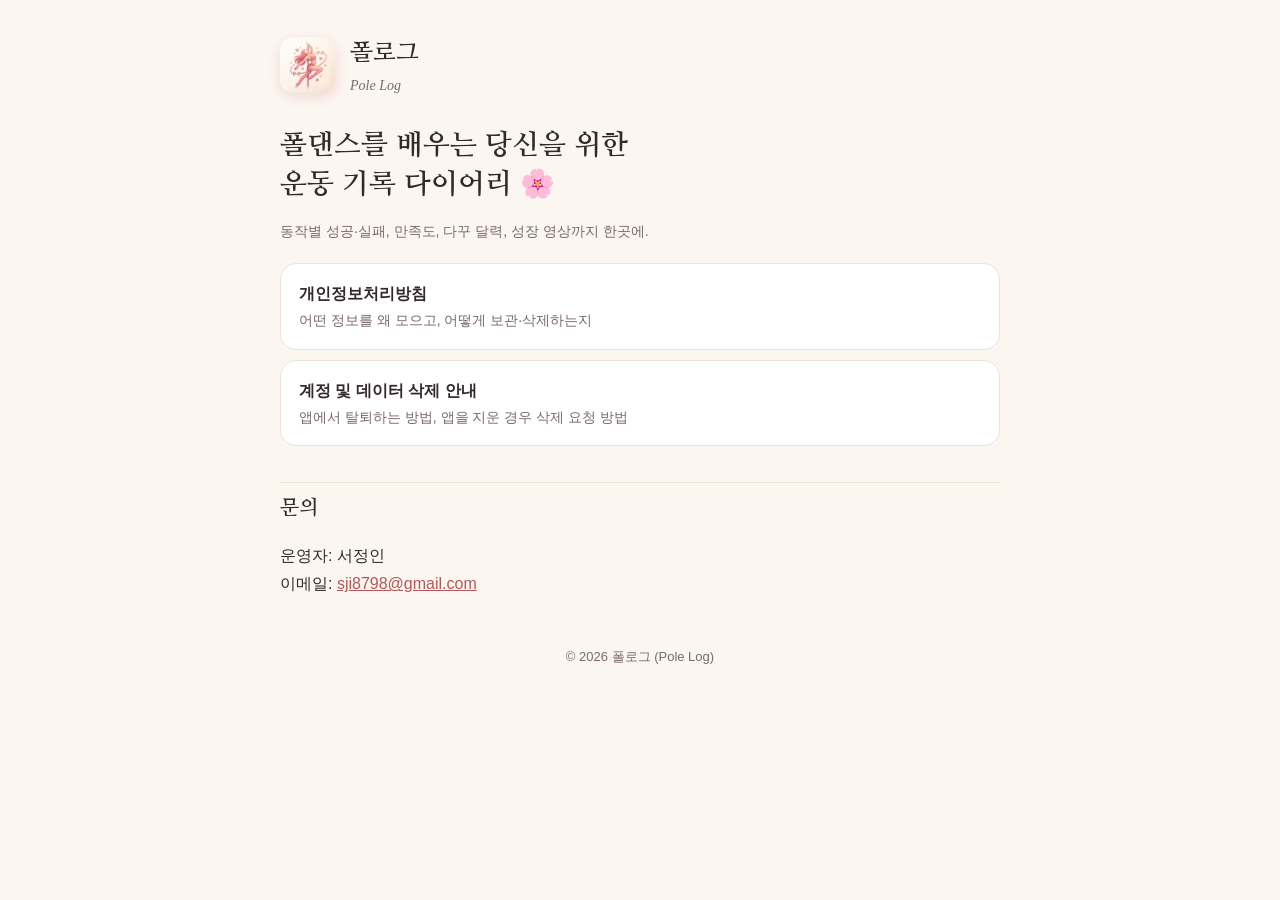
<file: index.html>
<!doctype html>
<html lang="ko">
<head>
  <meta charset="utf-8">
  <meta name="viewport" content="width=device-width, initial-scale=1">
  <title>폴로그 — 폴댄스 기록 다이어리</title>
  <meta name="description" content="폴로그(Pole Log) — 폴댄스 동작별 성공·실패와 성장 기록을 다이어리처럼 남기는 앱">
  <link rel="icon" href="favicon.png">
  <link rel="preconnect" href="https://fonts.googleapis.com">
  <link href="https://fonts.googleapis.com/css2?family=Nanum+Myeongjo:wght@400;700&display=swap" rel="stylesheet">
  <link rel="stylesheet" href="style.css">
</head>
<body>
  <div class="wrap">
    <header>
      <img src="icon.png" alt="폴로그 아이콘">
      <div class="brand">폴로그<small>Pole Log</small></div>
    </header>

    <h1>폴댄스를 배우는 당신을 위한<br>운동 기록 다이어리 🌸</h1>
    <p class="meta">동작별 성공·실패, 만족도, 다꾸 달력, 성장 영상까지 한곳에.</p>

    <div class="links">
      <a href="privacy/">개인정보처리방침<span>어떤 정보를 왜 모으고, 어떻게 보관·삭제하는지</span></a>
      <a href="delete-account/">계정 및 데이터 삭제 안내<span>앱에서 탈퇴하는 방법, 앱을 지운 경우 삭제 요청 방법</span></a>
    </div>

    <h2>문의</h2>
    <p>운영자: 서정인<br>이메일: <a href="mailto:sji8798@gmail.com">sji8798@gmail.com</a></p>

    <footer>© 2026 폴로그 (Pole Log)</footer>
  </div>
</body>
</html>
</file>
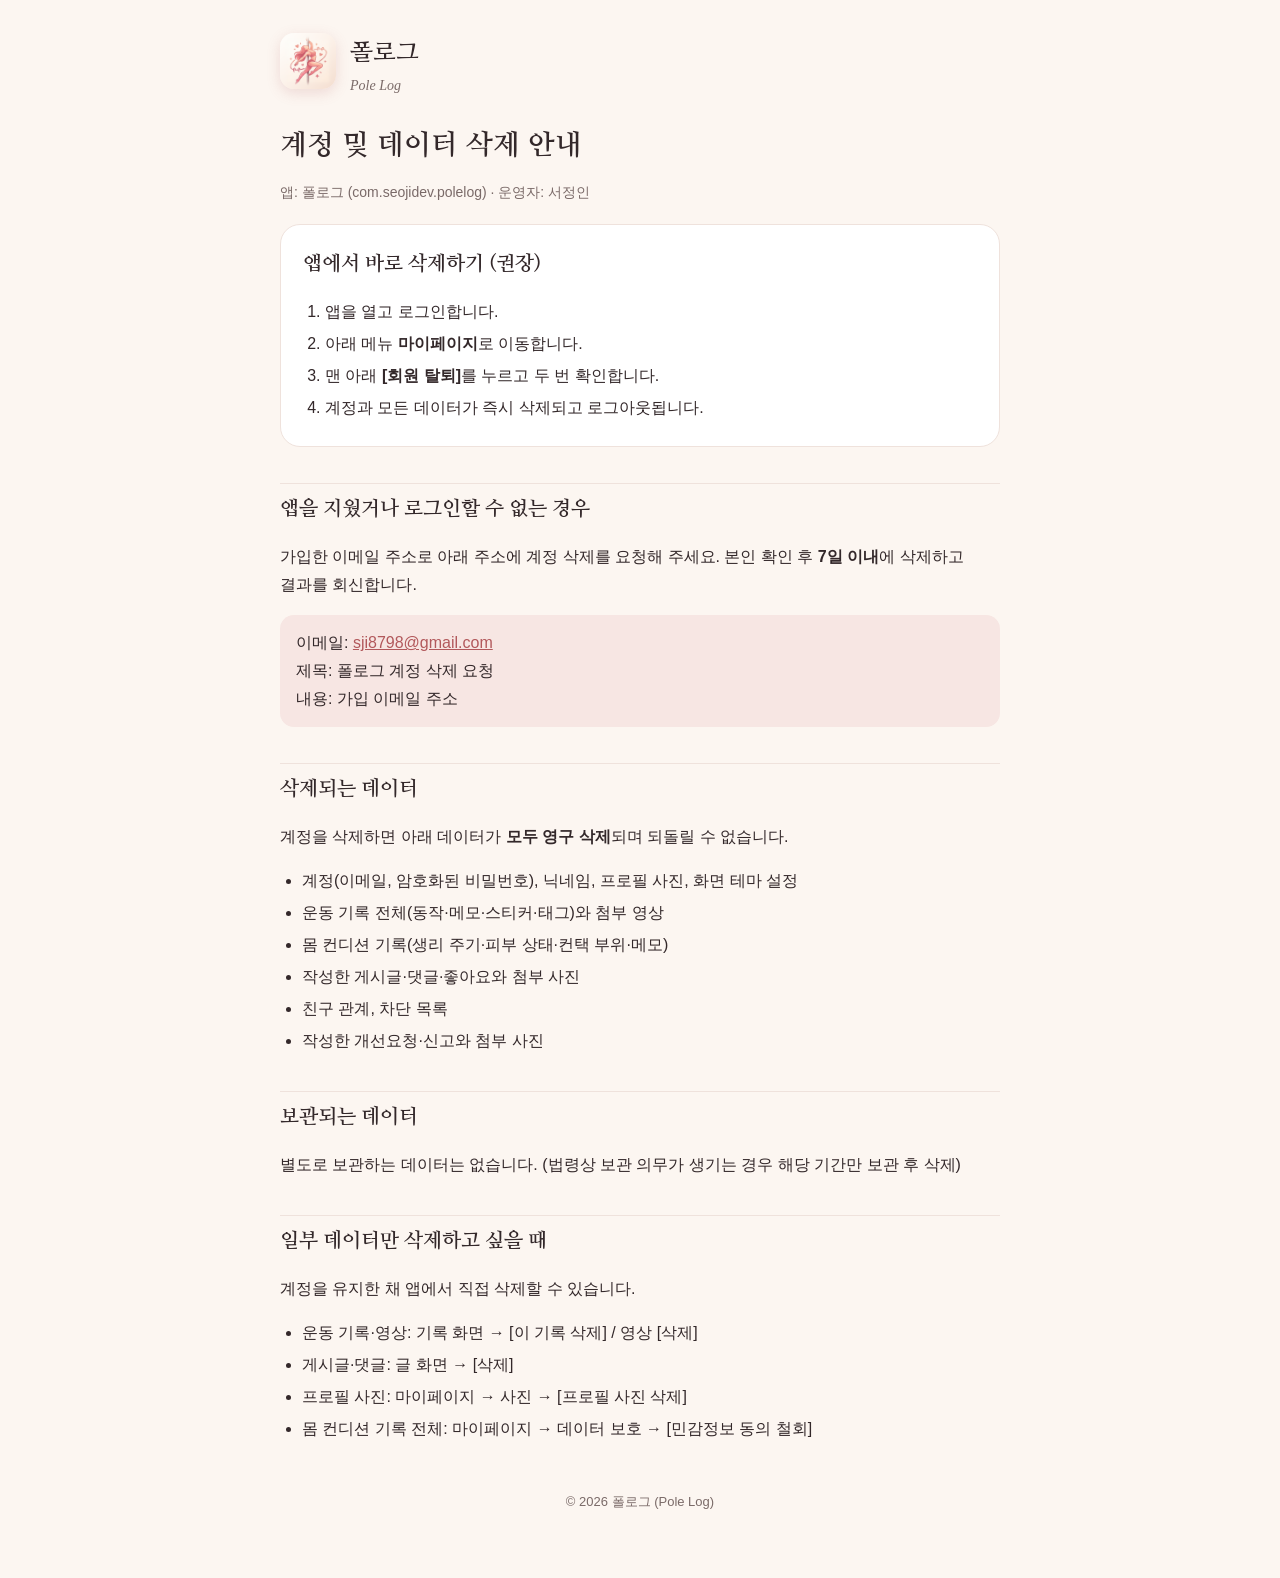
<file: delete-account/index.html>
<!doctype html>
<html lang="ko">
<head>
  <meta charset="utf-8">
  <meta name="viewport" content="width=device-width, initial-scale=1">
  <title>폴로그 계정 및 데이터 삭제 안내</title>
  <link rel="icon" href="../favicon.png">
  <link rel="preconnect" href="https://fonts.googleapis.com">
  <link href="https://fonts.googleapis.com/css2?family=Nanum+Myeongjo:wght@400;700&display=swap" rel="stylesheet">
  <link rel="stylesheet" href="../style.css">
</head>
<body>
  <div class="wrap">
    <header>
      <a href="../"><img src="../icon.png" alt="폴로그 아이콘"></a>
      <a href="../" class="brand">폴로그<small>Pole Log</small></a>
    </header>

    <h1>계정 및 데이터 삭제 안내</h1>
    <p class="meta">앱: 폴로그 (com.seojidev.polelog) · 운영자: 서정인</p>

    <div class="card">
      <h2 style="border-top:0;margin-top:0;padding-top:0">앱에서 바로 삭제하기 (권장)</h2>
      <ol>
        <li>앱을 열고 로그인합니다.</li>
        <li>아래 메뉴 <strong>마이페이지</strong>로 이동합니다.</li>
        <li>맨 아래 <strong>[회원 탈퇴]</strong>를 누르고 두 번 확인합니다.</li>
        <li>계정과 모든 데이터가 즉시 삭제되고 로그아웃됩니다.</li>
      </ol>
    </div>

    <h2>앱을 지웠거나 로그인할 수 없는 경우</h2>
    <p>가입한 이메일 주소로 아래 주소에 계정 삭제를 요청해 주세요. 본인 확인 후 <strong>7일 이내</strong>에 삭제하고 결과를 회신합니다.</p>
    <div class="note">
      이메일: <a href="mailto:sji8798@gmail.com?subject=%ED%8F%B4%EB%A1%9C%EA%B7%B8%20%EA%B3%84%EC%A0%95%20%EC%82%AD%EC%A0%9C%20%EC%9A%94%EC%B2%AD">sji8798@gmail.com</a><br>
      제목: 폴로그 계정 삭제 요청<br>
      내용: 가입 이메일 주소
    </div>

    <h2>삭제되는 데이터</h2>
    <p>계정을 삭제하면 아래 데이터가 <strong>모두 영구 삭제</strong>되며 되돌릴 수 없습니다.</p>
    <ul>
      <li>계정(이메일, 암호화된 비밀번호), 닉네임, 프로필 사진, 화면 테마 설정</li>
      <li>운동 기록 전체(동작·메모·스티커·태그)와 첨부 영상</li>
      <li>몸 컨디션 기록(생리 주기·피부 상태·컨택 부위·메모)</li>
      <li>작성한 게시글·댓글·좋아요와 첨부 사진</li>
      <li>친구 관계, 차단 목록</li>
      <li>작성한 개선요청·신고와 첨부 사진</li>
    </ul>

    <h2>보관되는 데이터</h2>
    <p>별도로 보관하는 데이터는 없습니다. (법령상 보관 의무가 생기는 경우 해당 기간만 보관 후 삭제)</p>

    <h2>일부 데이터만 삭제하고 싶을 때</h2>
    <p>계정을 유지한 채 앱에서 직접 삭제할 수 있습니다.</p>
    <ul>
      <li>운동 기록·영상: 기록 화면 → [이 기록 삭제] / 영상 [삭제]</li>
      <li>게시글·댓글: 글 화면 → [삭제]</li>
      <li>프로필 사진: 마이페이지 → 사진 → [프로필 사진 삭제]</li>
      <li>몸 컨디션 기록 전체: 마이페이지 → 데이터 보호 → [민감정보 동의 철회]</li>
    </ul>

    <footer>© 2026 폴로그 (Pole Log)</footer>
  </div>
</body>
</html>
</file>
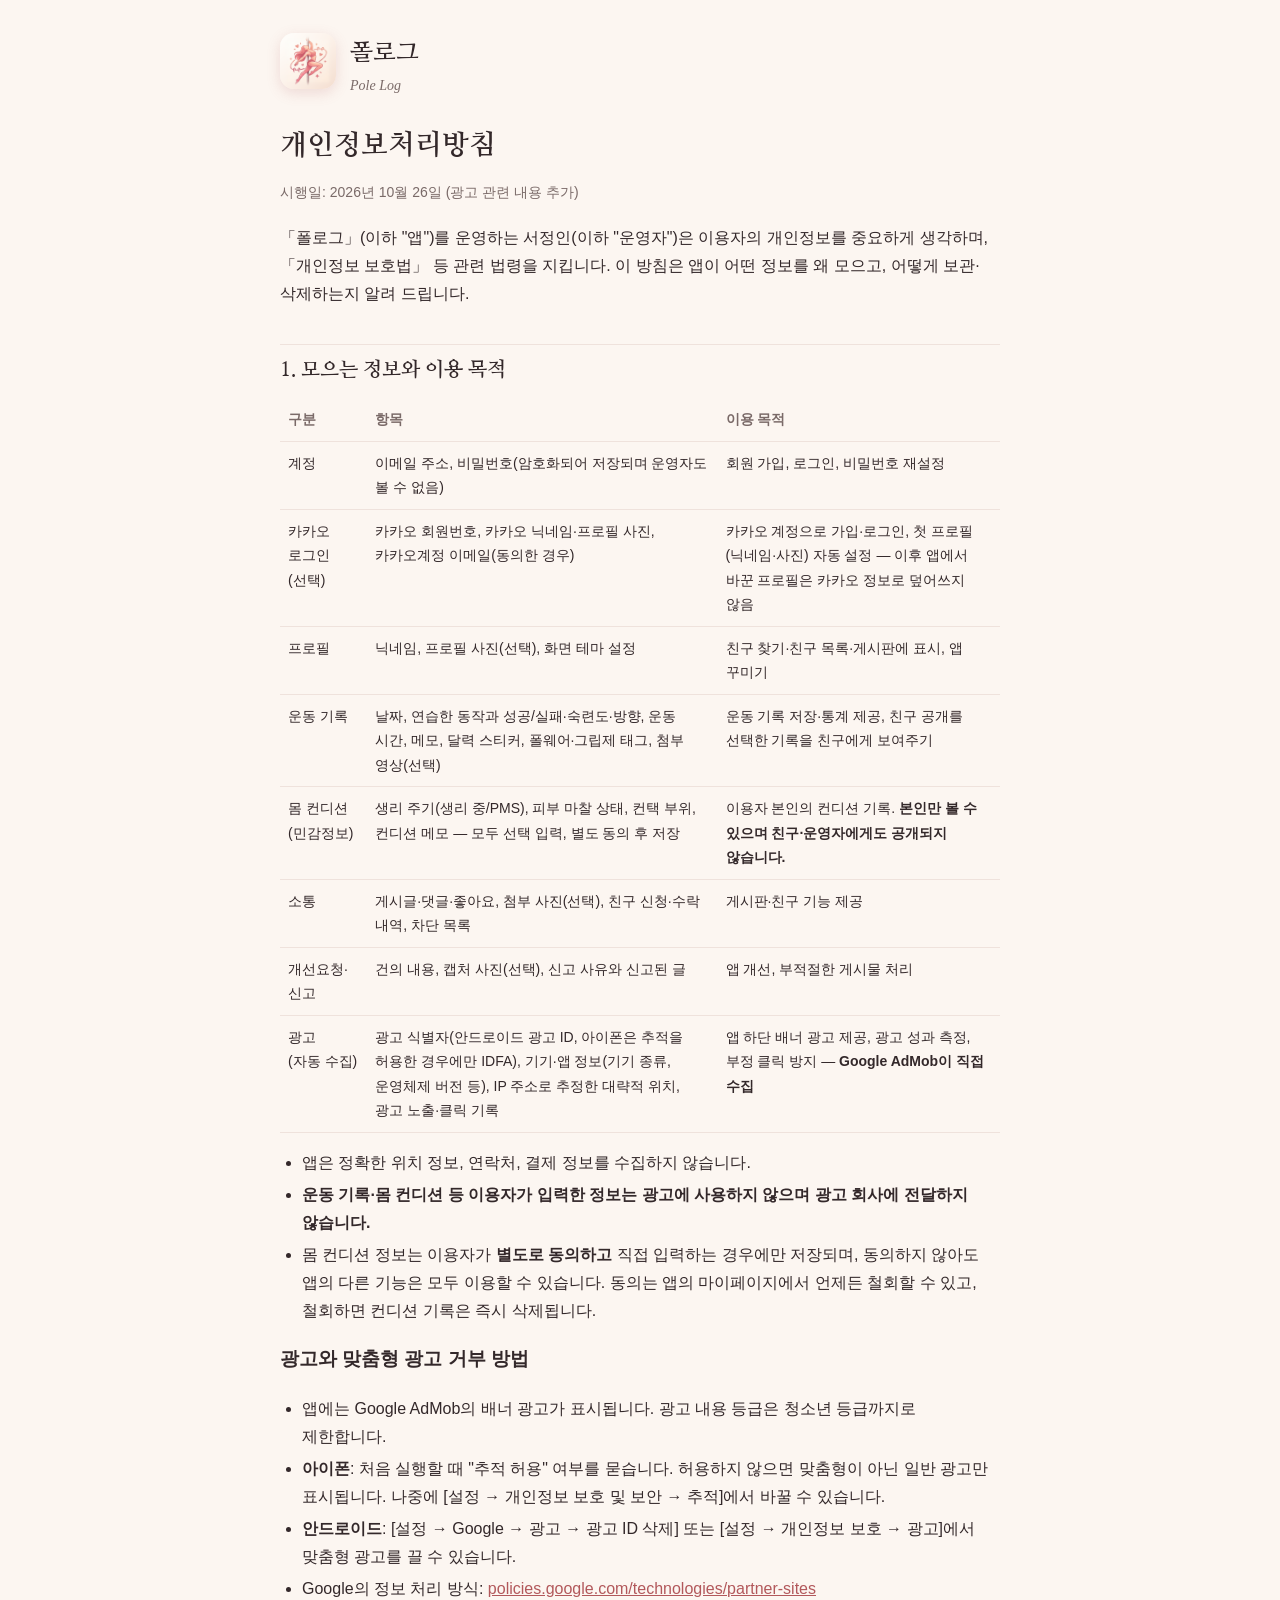
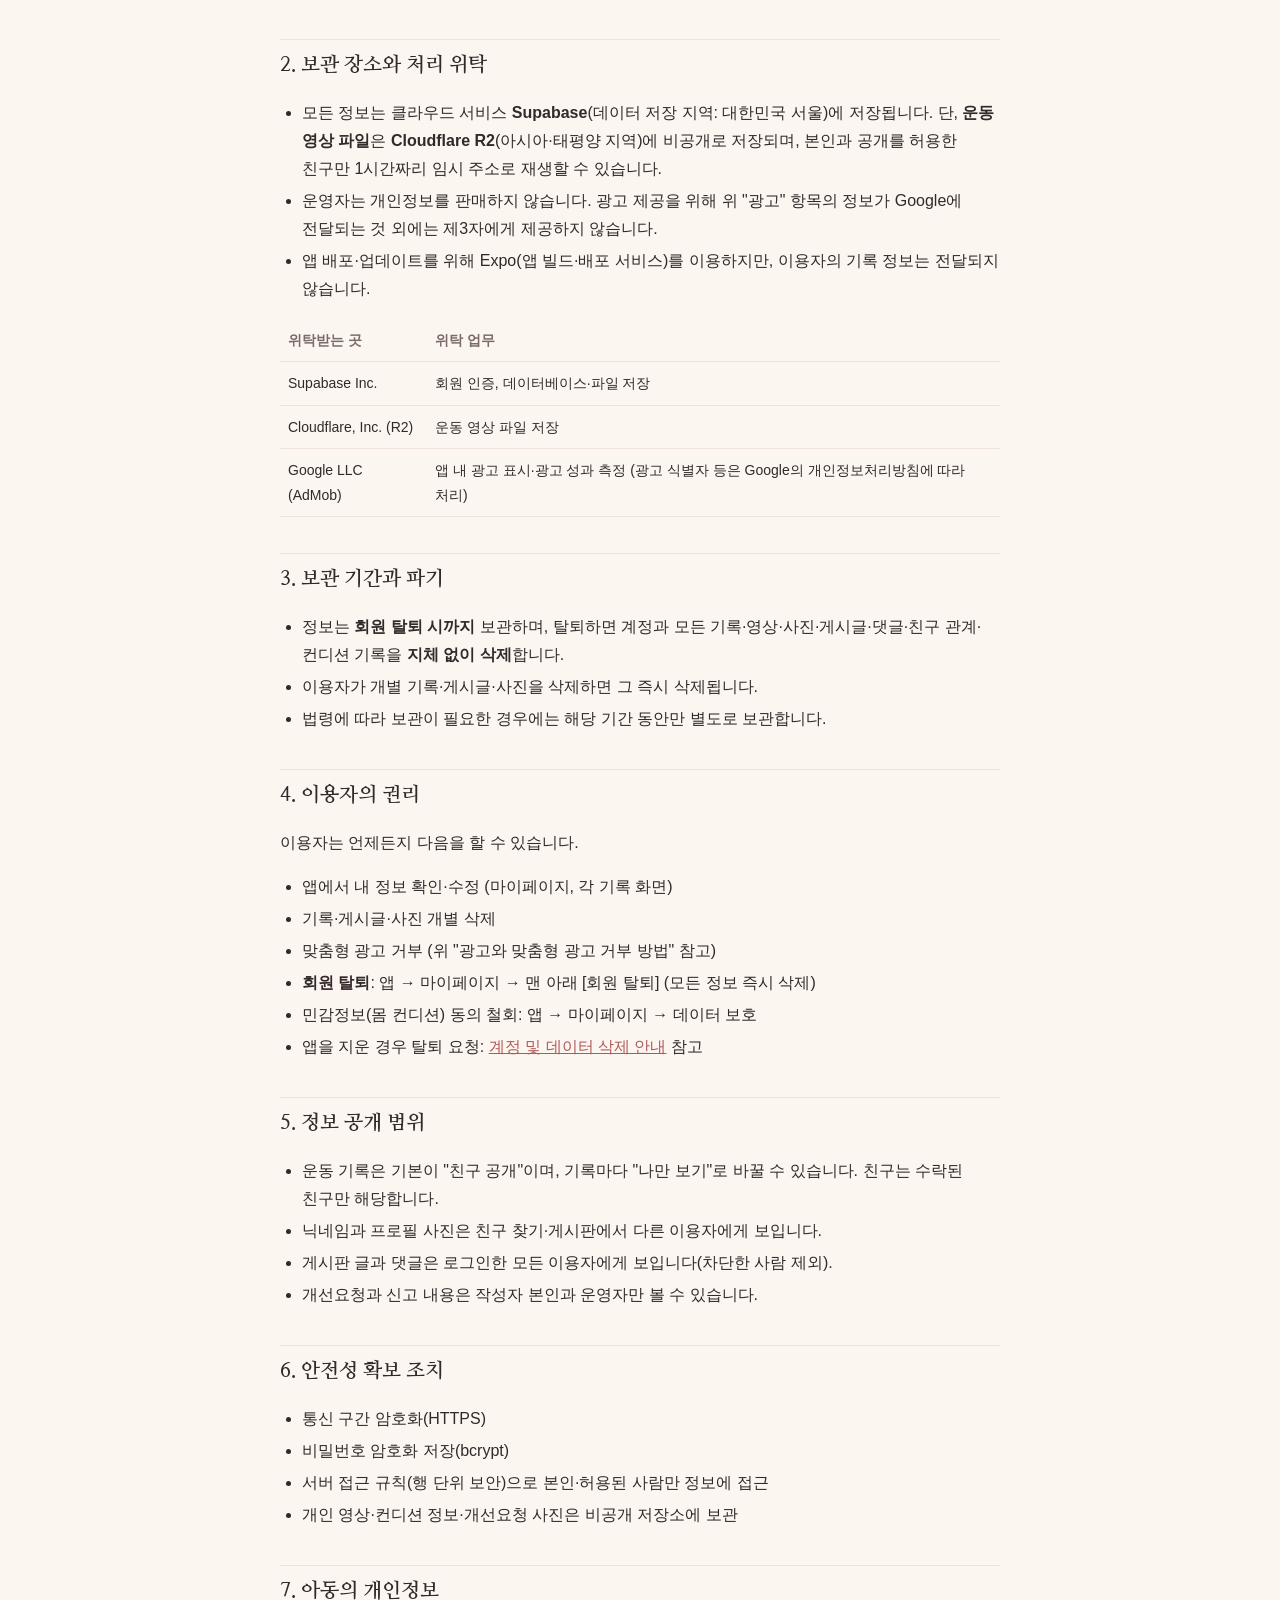
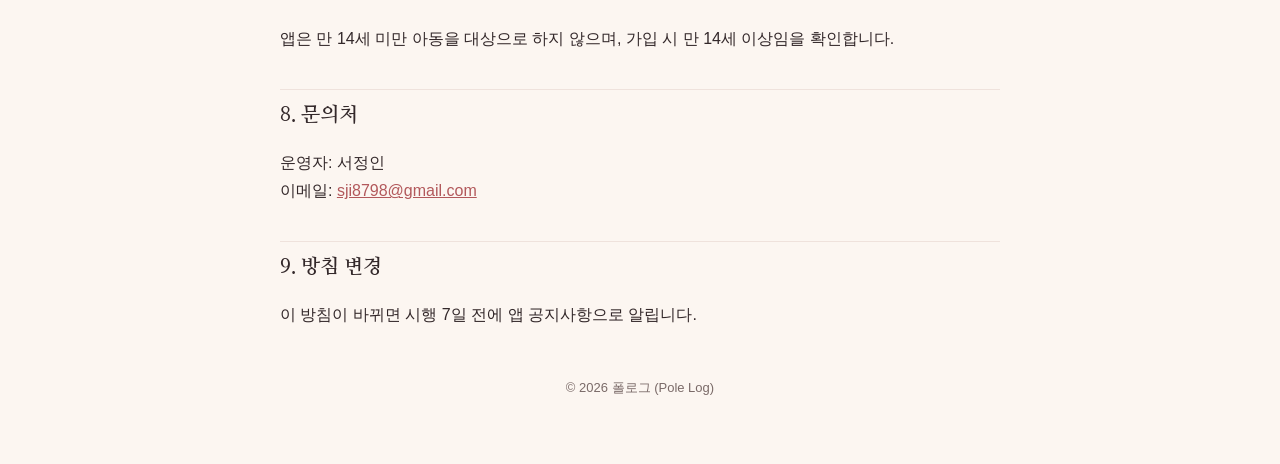
<file: privacy/index.html>
<!doctype html>
<html lang="ko">
<head>
  <meta charset="utf-8">
  <meta name="viewport" content="width=device-width, initial-scale=1">
  <title>폴로그 개인정보처리방침</title>
  <link rel="icon" href="../favicon.png">
  <link rel="preconnect" href="https://fonts.googleapis.com">
  <link href="https://fonts.googleapis.com/css2?family=Nanum+Myeongjo:wght@400;700&display=swap" rel="stylesheet">
  <link rel="stylesheet" href="../style.css">
</head>
<body>
  <div class="wrap">
    <header>
      <a href="../"><img src="../icon.png" alt="폴로그 아이콘"></a>
      <a href="../" class="brand">폴로그<small>Pole Log</small></a>
    </header>

    <h1>개인정보처리방침</h1>
    <p class="meta">시행일: 2026년 10월 26일 (광고 관련 내용 추가)</p>

    <p>「폴로그」(이하 "앱")를 운영하는 서정인(이하 "운영자")은 이용자의 개인정보를 중요하게 생각하며, 「개인정보 보호법」 등 관련 법령을 지킵니다. 이 방침은 앱이 어떤 정보를 왜 모으고, 어떻게 보관·삭제하는지 알려 드립니다.</p>

    <h2>1. 모으는 정보와 이용 목적</h2>
    <table>
      <tr><th>구분</th><th>항목</th><th>이용 목적</th></tr>
      <tr><td>계정</td><td>이메일 주소, 비밀번호(암호화되어 저장되며 운영자도 볼 수 없음)</td><td>회원 가입, 로그인, 비밀번호 재설정</td></tr>
      <tr><td>카카오 로그인<br>(선택)</td><td>카카오 회원번호, 카카오 닉네임·프로필 사진, 카카오계정 이메일(동의한 경우)</td><td>카카오 계정으로 가입·로그인, 첫 프로필(닉네임·사진) 자동 설정 — 이후 앱에서 바꾼 프로필은 카카오 정보로 덮어쓰지 않음</td></tr>
      <tr><td>프로필</td><td>닉네임, 프로필 사진(선택), 화면 테마 설정</td><td>친구 찾기·친구 목록·게시판에 표시, 앱 꾸미기</td></tr>
      <tr><td>운동 기록</td><td>날짜, 연습한 동작과 성공/실패·숙련도·방향, 운동 시간, 메모, 달력 스티커, 폴웨어·그립제 태그, 첨부 영상(선택)</td><td>운동 기록 저장·통계 제공, 친구 공개를 선택한 기록을 친구에게 보여주기</td></tr>
      <tr><td>몸 컨디션<br>(민감정보)</td><td>생리 주기(생리 중/PMS), 피부 마찰 상태, 컨택 부위, 컨디션 메모 — 모두 선택 입력, 별도 동의 후 저장</td><td>이용자 본인의 컨디션 기록. <strong>본인만 볼 수 있으며 친구·운영자에게도 공개되지 않습니다.</strong></td></tr>
      <tr><td>소통</td><td>게시글·댓글·좋아요, 첨부 사진(선택), 친구 신청·수락 내역, 차단 목록</td><td>게시판·친구 기능 제공</td></tr>
      <tr><td>개선요청·신고</td><td>건의 내용, 캡처 사진(선택), 신고 사유와 신고된 글</td><td>앱 개선, 부적절한 게시물 처리</td></tr>
      <tr><td>광고<br>(자동 수집)</td><td>광고 식별자(안드로이드 광고 ID, 아이폰은 추적을 허용한 경우에만 IDFA), 기기·앱 정보(기기 종류, 운영체제 버전 등), IP 주소로 추정한 대략적 위치, 광고 노출·클릭 기록</td><td>앱 하단 배너 광고 제공, 광고 성과 측정, 부정 클릭 방지 — <strong>Google AdMob이 직접 수집</strong></td></tr>
    </table>
    <ul>
      <li>앱은 정확한 위치 정보, 연락처, 결제 정보를 수집하지 않습니다.</li>
      <li><strong>운동 기록·몸 컨디션 등 이용자가 입력한 정보는 광고에 사용하지 않으며 광고 회사에 전달하지 않습니다.</strong></li>
      <li>몸 컨디션 정보는 이용자가 <strong>별도로 동의하고</strong> 직접 입력하는 경우에만 저장되며, 동의하지 않아도 앱의 다른 기능은 모두 이용할 수 있습니다. 동의는 앱의 마이페이지에서 언제든 철회할 수 있고, 철회하면 컨디션 기록은 즉시 삭제됩니다.</li>
    </ul>

    <h3>광고와 맞춤형 광고 거부 방법</h3>
    <ul>
      <li>앱에는 Google AdMob의 배너 광고가 표시됩니다. 광고 내용 등급은 청소년 등급까지로 제한합니다.</li>
      <li><strong>아이폰</strong>: 처음 실행할 때 "추적 허용" 여부를 묻습니다. 허용하지 않으면 맞춤형이 아닌 일반 광고만 표시됩니다. 나중에 [설정 → 개인정보 보호 및 보안 → 추적]에서 바꿀 수 있습니다.</li>
      <li><strong>안드로이드</strong>: [설정 → Google → 광고 → 광고 ID 삭제] 또는 [설정 → 개인정보 보호 → 광고]에서 맞춤형 광고를 끌 수 있습니다.</li>
      <li>Google의 정보 처리 방식: <a href="https://policies.google.com/technologies/partner-sites">policies.google.com/technologies/partner-sites</a></li>
    </ul>

    <h2>2. 보관 장소와 처리 위탁</h2>
    <ul>
      <li>모든 정보는 클라우드 서비스 <strong>Supabase</strong>(데이터 저장 지역: 대한민국 서울)에 저장됩니다. 단, <strong>운동 영상 파일</strong>은 <strong>Cloudflare R2</strong>(아시아·태평양 지역)에 비공개로 저장되며, 본인과 공개를 허용한 친구만 1시간짜리 임시 주소로 재생할 수 있습니다.</li>
      <li>운영자는 개인정보를 판매하지 않습니다. 광고 제공을 위해 위 "광고" 항목의 정보가 Google에 전달되는 것 외에는 제3자에게 제공하지 않습니다.</li>
      <li>앱 배포·업데이트를 위해 Expo(앱 빌드·배포 서비스)를 이용하지만, 이용자의 기록 정보는 전달되지 않습니다.</li>
    </ul>
    <table>
      <tr><th>위탁받는 곳</th><th>위탁 업무</th></tr>
      <tr><td>Supabase Inc.</td><td>회원 인증, 데이터베이스·파일 저장</td></tr>
      <tr><td>Cloudflare, Inc. (R2)</td><td>운동 영상 파일 저장</td></tr>
      <tr><td>Google LLC (AdMob)</td><td>앱 내 광고 표시·광고 성과 측정 (광고 식별자 등은 Google의 개인정보처리방침에 따라 처리)</td></tr>
    </table>

    <h2>3. 보관 기간과 파기</h2>
    <ul>
      <li>정보는 <strong>회원 탈퇴 시까지</strong> 보관하며, 탈퇴하면 계정과 모든 기록·영상·사진·게시글·댓글·친구 관계·컨디션 기록을 <strong>지체 없이 삭제</strong>합니다.</li>
      <li>이용자가 개별 기록·게시글·사진을 삭제하면 그 즉시 삭제됩니다.</li>
      <li>법령에 따라 보관이 필요한 경우에는 해당 기간 동안만 별도로 보관합니다.</li>
    </ul>

    <h2>4. 이용자의 권리</h2>
    <p>이용자는 언제든지 다음을 할 수 있습니다.</p>
    <ul>
      <li>앱에서 내 정보 확인·수정 (마이페이지, 각 기록 화면)</li>
      <li>기록·게시글·사진 개별 삭제</li>
      <li>맞춤형 광고 거부 (위 "광고와 맞춤형 광고 거부 방법" 참고)</li>
      <li><strong>회원 탈퇴</strong>: 앱 → 마이페이지 → 맨 아래 [회원 탈퇴] (모든 정보 즉시 삭제)</li>
      <li>민감정보(몸 컨디션) 동의 철회: 앱 → 마이페이지 → 데이터 보호</li>
      <li>앱을 지운 경우 탈퇴 요청: <a href="../delete-account/">계정 및 데이터 삭제 안내</a> 참고</li>
    </ul>

    <h2>5. 정보 공개 범위</h2>
    <ul>
      <li>운동 기록은 기본이 "친구 공개"이며, 기록마다 "나만 보기"로 바꿀 수 있습니다. 친구는 수락된 친구만 해당합니다.</li>
      <li>닉네임과 프로필 사진은 친구 찾기·게시판에서 다른 이용자에게 보입니다.</li>
      <li>게시판 글과 댓글은 로그인한 모든 이용자에게 보입니다(차단한 사람 제외).</li>
      <li>개선요청과 신고 내용은 작성자 본인과 운영자만 볼 수 있습니다.</li>
    </ul>

    <h2>6. 안전성 확보 조치</h2>
    <ul>
      <li>통신 구간 암호화(HTTPS)</li>
      <li>비밀번호 암호화 저장(bcrypt)</li>
      <li>서버 접근 규칙(행 단위 보안)으로 본인·허용된 사람만 정보에 접근</li>
      <li>개인 영상·컨디션 정보·개선요청 사진은 비공개 저장소에 보관</li>
    </ul>

    <h2>7. 아동의 개인정보</h2>
    <p>앱은 만 14세 미만 아동을 대상으로 하지 않으며, 가입 시 만 14세 이상임을 확인합니다.</p>

    <h2>8. 문의처</h2>
    <p>운영자: 서정인<br>이메일: <a href="mailto:sji8798@gmail.com">sji8798@gmail.com</a></p>

    <h2>9. 방침 변경</h2>
    <p>이 방침이 바뀌면 시행 7일 전에 앱 공지사항으로 알립니다.</p>

    <footer>© 2026 폴로그 (Pole Log)</footer>
  </div>
</body>
</html>
</file>
<file: style.css>
/* 폴로그 정책 페이지 공통 스타일 — 앱의 로즈·아이보리 톤 */
:root {
  --bg: #fcf6f1;
  --card: #ffffff;
  --text: #33282a;
  --sub: #7a6a68;
  --accent: #b2585b;
  --soft: #f7e6e3;
  --line: #efe2dc;
}
@media (prefers-color-scheme: dark) {
  :root {
    --bg: #1b1516;
    --card: #251d1e;
    --text: #f4ecea;
    --sub: #b8a9a6;
    --accent: #e8a6a7;
    --soft: #3a2829;
    --line: #3a2e2e;
  }
}
* { box-sizing: border-box; }
body {
  margin: 0;
  background: var(--bg);
  color: var(--text);
  font-family: -apple-system, BlinkMacSystemFont, "Apple SD Gothic Neo", "Noto Sans KR", "Malgun Gothic", sans-serif;
  line-height: 1.75;
  font-size: 16px;
  word-break: keep-all;
}
.wrap { max-width: 760px; margin: 0 auto; padding: 32px 20px 64px; }
header { display: flex; align-items: center; gap: 14px; margin-bottom: 28px; }
header img { width: 56px; height: 56px; border-radius: 14px; box-shadow: 0 4px 14px rgba(178, 88, 91, 0.18); }
header a { color: inherit; text-decoration: none; }
.brand { font-family: "Nanum Myeongjo", serif; font-size: 24px; font-weight: 700; }
.brand small { display: block; font-family: Georgia, serif; font-style: italic; font-weight: 400; font-size: 14px; color: var(--sub); }
h1 { font-family: "Nanum Myeongjo", serif; font-size: 28px; line-height: 1.4; margin: 0 0 6px; }
h2 { font-family: "Nanum Myeongjo", serif; font-size: 20px; margin: 36px 0 10px; padding-top: 8px; border-top: 1px solid var(--line); }
.meta { color: var(--sub); font-size: 14px; margin-bottom: 20px; }
.card { background: var(--card); border: 1px solid var(--line); border-radius: 20px; padding: 22px 22px 8px; margin: 18px 0; }
.note { background: var(--soft); border-radius: 14px; padding: 14px 16px; margin: 14px 0; }
table { width: 100%; border-collapse: collapse; font-size: 14px; margin: 10px 0 16px; }
th, td { text-align: left; vertical-align: top; padding: 9px 8px; border-bottom: 1px solid var(--line); }
th { color: var(--sub); font-weight: 600; white-space: nowrap; }
ul, ol { padding-left: 22px; }
li { margin: 4px 0; }
a { color: var(--accent); }
.links a { display: block; background: var(--card); border: 1px solid var(--line); border-radius: 16px; padding: 16px 18px; margin: 10px 0; text-decoration: none; color: var(--text); font-weight: 600; }
.links a span { display: block; color: var(--sub); font-weight: 400; font-size: 14px; }
footer { margin-top: 48px; color: var(--sub); font-size: 13px; text-align: center; }
@media (max-width: 480px) { th { white-space: normal; } }
</file>
